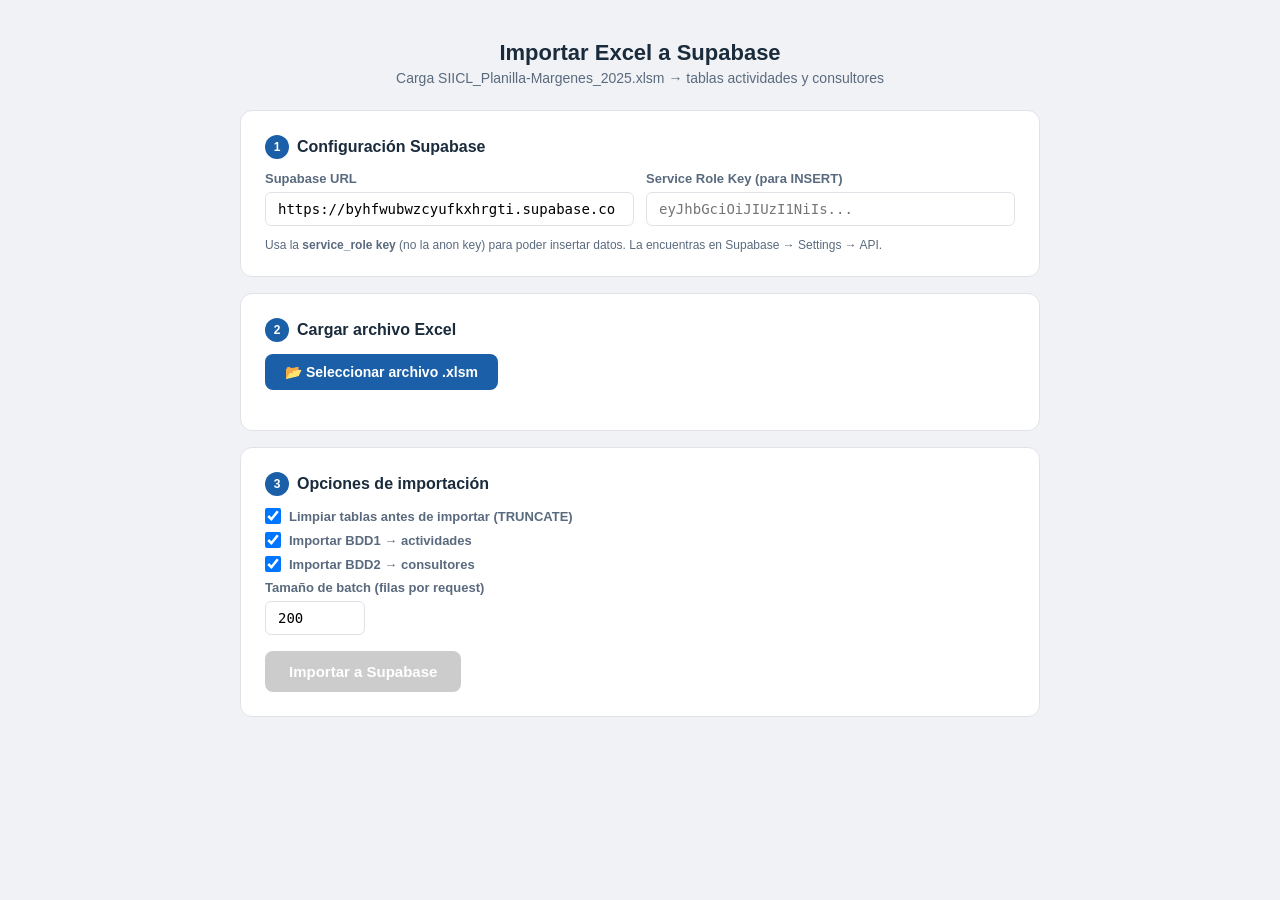
<file: import.html>
<!DOCTYPE html>
<html lang="es">
<head>
<meta charset="UTF-8">
<meta name="viewport" content="width=device-width, initial-scale=1.0">
<title>Importar Excel — Panel de Márgenes SIICL</title>
<script src="https://cdn.sheetjs.com/xlsx-0.20.3/package/dist/xlsx.full.min.js"></script>
<style>
  :root { --bg: #f0f2f5; --surface: #ffffff; --accent: #1b5fa8; --accent2: #2874c4; --text: #1a2b3c; --text2: #5a6a7e; --border: #dfe3e8; --green: #02931C; --red: #D64550; --orange: #E66C37; }
  * { box-sizing: border-box; margin: 0; padding: 0; }
  body { font-family: 'Source Sans 3', 'Segoe UI', sans-serif; background: var(--bg); color: var(--text); min-height: 100vh; display: flex; flex-direction: column; align-items: center; padding: 40px 20px; }
  h1 { font-size: 22px; font-weight: 700; margin-bottom: 4px; }
  .subtitle { color: var(--text2); font-size: 14px; margin-bottom: 24px; }
  .card { background: var(--surface); border-radius: 12px; border: 1px solid var(--border); padding: 24px; width: 100%; max-width: 800px; margin-bottom: 16px; }
  .card h2 { font-size: 16px; font-weight: 700; margin-bottom: 12px; display: flex; align-items: center; gap: 8px; }
  .step-num { background: var(--accent); color: #fff; width: 24px; height: 24px; border-radius: 50%; display: flex; align-items: center; justify-content: center; font-size: 12px; font-weight: 700; flex-shrink: 0; }
  label { display: block; font-size: 13px; font-weight: 600; color: var(--text2); margin-bottom: 6px; }
  input[type="text"], input[type="password"] { width: 100%; padding: 8px 12px; border: 1px solid var(--border); border-radius: 6px; font-size: 14px; font-family: 'JetBrains Mono', monospace; }
  input[type="file"] { display: none; }
  .file-btn { display: inline-flex; align-items: center; gap: 8px; padding: 10px 20px; background: var(--accent); color: #fff; border: none; border-radius: 8px; font-size: 14px; font-weight: 600; cursor: pointer; transition: background 0.2s; }
  .file-btn:hover { background: var(--accent2); }
  .file-info { margin-top: 10px; font-size: 13px; color: var(--text2); }
  .file-info strong { color: var(--text); }
  .grid2 { display: grid; grid-template-columns: 1fr 1fr; gap: 12px; margin-bottom: 12px; }
  .btn { padding: 12px 24px; border: none; border-radius: 8px; font-size: 15px; font-weight: 700; cursor: pointer; transition: all 0.2s; }
  .btn-primary { background: var(--green); color: #fff; }
  .btn-primary:hover { background: #027015; }
  .btn-primary:disabled { background: #ccc; cursor: not-allowed; }
  .btn-danger { background: var(--red); color: #fff; }
  .btn-danger:hover { background: #b83540; }
  .btn-row { display: flex; gap: 12px; margin-top: 16px; }
  .progress-wrap { margin-top: 16px; display: none; }
  .progress-bar { height: 8px; background: #e8e8e8; border-radius: 4px; overflow: hidden; }
  .progress-fill { height: 100%; background: var(--accent); border-radius: 4px; transition: width 0.3s; width: 0%; }
  .log { margin-top: 12px; max-height: 300px; overflow-y: auto; font-family: 'JetBrains Mono', monospace; font-size: 12px; line-height: 1.6; background: #1a1a2e; color: #e8e8e8; border-radius: 8px; padding: 12px; }
  .log .ok { color: #4ade80; }
  .log .err { color: #f87171; }
  .log .warn { color: #fbbf24; }
  .log .info { color: #60a5fa; }
  .summary { display: grid; grid-template-columns: repeat(auto-fit, minmax(140px, 1fr)); gap: 12px; margin-top: 16px; }
  .summary-item { text-align: center; padding: 12px; background: #f7f8fa; border-radius: 8px; }
  .summary-item .num { font-size: 24px; font-weight: 800; color: var(--accent); }
  .summary-item .lbl { font-size: 11px; color: var(--text2); text-transform: uppercase; letter-spacing: 0.5px; }
  .preview-table { width: 100%; font-size: 11px; border-collapse: collapse; margin-top: 12px; overflow-x: auto; display: block; }
  .preview-table th, .preview-table td { padding: 4px 8px; border: 1px solid var(--border); white-space: nowrap; }
  .preview-table th { background: #f7f8fa; font-weight: 600; position: sticky; top: 0; }
  .check { display: flex; align-items: center; gap: 8px; margin: 8px 0; font-size: 13px; }
  .check input { width: 16px; height: 16px; }
  .tag { display: inline-block; padding: 2px 8px; border-radius: 4px; font-size: 11px; font-weight: 600; }
  .tag-ok { background: #e2f5e5; color: var(--green); }
  .tag-err { background: #fce8ea; color: var(--red); }
  .tag-warn { background: #fdf0e6; color: var(--orange); }
</style>
</head>
<body>
<h1>Importar Excel a Supabase</h1>
<p class="subtitle">Carga SIICL_Planilla-Margenes_2025.xlsm → tablas actividades y consultores</p>

<!-- Step 1: Supabase Config -->
<div class="card">
  <h2><span class="step-num">1</span> Configuración Supabase</h2>
  <div class="grid2">
    <div>
      <label>Supabase URL</label>
      <input type="text" id="sbUrl" value="https://byhfwubwzcyufkxhrgti.supabase.co">
    </div>
    <div>
      <label>Service Role Key (para INSERT)</label>
      <input type="password" id="sbKey" placeholder="eyJhbGciOiJIUzI1NiIs...">
    </div>
  </div>
  <p style="font-size:12px;color:var(--text2)">Usa la <strong>service_role key</strong> (no la anon key) para poder insertar datos. La encuentras en Supabase → Settings → API.</p>
</div>

<!-- Step 2: Upload File -->
<div class="card">
  <h2><span class="step-num">2</span> Cargar archivo Excel</h2>
  <label class="file-btn" for="fileInput">
    📂 Seleccionar archivo .xlsm
  </label>
  <input type="file" id="fileInput" accept=".xlsm,.xlsx,.xls">
  <div id="fileInfo" class="file-info"></div>
  <div id="sheetPreview"></div>
</div>

<!-- Step 3: Options -->
<div class="card">
  <h2><span class="step-num">3</span> Opciones de importación</h2>
  <div class="check">
    <input type="checkbox" id="optClear" checked>
    <label for="optClear" style="margin:0">Limpiar tablas antes de importar (TRUNCATE)</label>
  </div>
  <div class="check">
    <input type="checkbox" id="optBDD1" checked>
    <label for="optBDD1" style="margin:0">Importar BDD1 → actividades</label>
  </div>
  <div class="check">
    <input type="checkbox" id="optBDD2" checked>
    <label for="optBDD2" style="margin:0">Importar BDD2 → consultores</label>
  </div>
  <div style="margin-top:8px">
    <label>Tamaño de batch (filas por request)</label>
    <input type="text" id="batchSize" value="200" style="width:100px">
  </div>
  <div class="btn-row">
    <button class="btn btn-primary" id="btnImport" disabled onclick="startImport()">Importar a Supabase</button>
    <button class="btn btn-danger" id="btnClearOnly" onclick="clearTables()" style="display:none">Solo limpiar tablas</button>
  </div>
</div>

<!-- Step 4: Progress -->
<div class="card" id="progressCard" style="display:none">
  <h2><span class="step-num">4</span> Progreso</h2>
  <div class="progress-wrap" id="progressWrap" style="display:block">
    <div class="progress-bar"><div class="progress-fill" id="progressFill"></div></div>
    <div style="margin-top:4px;font-size:12px;color:var(--text2)" id="progressLabel">0%</div>
  </div>
  <div class="summary" id="summary" style="display:none"></div>
  <div class="log" id="log"></div>
</div>

<script>
// ─── State ───
let workbook = null;
let bdd1Data = null;  // parsed rows from BDD1
let bdd2Data = null;  // parsed rows from BDD2

// ─── Column mappings: Excel header → Supabase column ───

const BDD1_MAP = {
  'Ejercicio':                'fy',
  'Month':                    'month',
  'Customer':                 'customer',
  'Activity Short Name':      'act_short',
  'Activity Description':     'act_desc',
  'IRM vs2':                  'irm',
  'Income recognition Method':'irm',
  'End of period WIP':        'wip',
  'Total Facturacion mensual':'billing',
  'Total Monthly Prod':       'prod',
  'Total Monthly costs':      'cost',
  'Total Monthly Margen':     'margin',
  'Total dias imputados':     'dias_imputados',
  'Dias Actividad':           'dias_actividad',
  'Dias Gratuidad':           'dias_gratuidad',
  'ADV - Responsible ID':     'adv_responsible_id',
  'Project':                  'project',
  'Project name':             'project_name',
  'Subproject':               'subproject',
  'Subproject name':          'subproject_name',
  'Tipo-AT':                  'tipo_at',
  'Key BU FINAL':             'key_bu_final',
  'Working Days':             'working_days',
  'Total Costo Corregido':    'total_costo_corregido',
  'UF Gestionable':           'uf_gestionable',
  'OPS':                      'ops',
  'AUX_AMR':                  'aux_amr',
  'Quarter':                  'quarter',
  'Pais':                     'pais',
  'Subco':                    'subco',
  'Standarized Project':      'standarized_project',
  'BU FINAL 2':               'bu',
  'Code Report':              'code_report',
  'Desc Report':              'desc_report',
  'Total_Prod_UF':            'total_prod_uf',
  'Jefatura':                 'jefatura',
  'Starter Date':             'starter_date',
  'Finisher Date':            'finisher_date',
  'Delivery Mode':            'delivery_mode'
};

const BDD2_MAP = {
  'RUT':                      'rut',
  'Emp ID2 (Unique)':         'emp_id2',
  'Jefe directo':             'jefe_directo',
  'Month':                    'month',
  'Cliente':                  'cliente',
  'BU2':                      'bu2',
  'Employee Type':            'employee_type',
  'Project':                  'project',
  'Sub-project':              'subproject',
  'Employee ID':              'employee_id',
  'Employee Name':            'employee_name',
  'Responsible ID':           'responsible_id',
  'Activity Name':            'activity_name',
  'Activity Short Name':      'act_short',
  'Report code':              'report_code',
  'Hours':                    'hours',
  'Dias':                     'dias',
  'Working Days':             'working_days',
  'FTE2':                     'fte',
  'Costo diario':             'costo_diario',
  'Costo mensual':            'costo_mensual',
  'IFS':                      'ifs',
  'Fecha de contratación':    'fecha_contratacion',
  'Unlink Date':              'unlink_date',
  'Project name':             'project_name',
  'Tipologia':                'tipologia',
  'End of month':             'end_of_month',
  'Sueldo Base Nominal':      'sueldo_base_nominal',
  'Sueldo Liquido Teoricó':   'sueldo_liquido_teorico',
  'Producción mensual (UF)':  'prod_mensual_uf',
  'Producción mensual (Pesos chilenos)': 'prod_mensual_pesos',
  'Gratuidad':                'gratuidad',
  'Key BU FINAL 2':           'key_bu_final_2',
  'BU-Jefatura':              'bu_jefatura',
  'Grupo Cliente':            'grupo_cliente',
  'TipoAT':                   'tipo_at',
  'Pais':                     'pais',
  'Subco':                    'subco',
  'Standarized Project':      'standarized_project',
  'Code Report':              'code_report',
  'Mission':                  'mission',
  'Yerie':                    'yerie',
  'BM':                       'bm',
  'Employee ID 2':            'employee_id_2',
  'Employee Name 2':          'employee_name_2',
  'RUT 2':                    'rut_2'
};

// Numeric columns (will be parsed as numbers)
const PREFERRED_HEADERS = { irm: 'Income recognition Method' };

const BDD1_NUMERIC = new Set(['wip','billing','prod','cost','margin','dias_imputados','dias_actividad','dias_gratuidad','working_days','total_costo_corregido','total_prod_uf']);
const BDD2_NUMERIC = new Set(['hours','dias','working_days','fte','costo_diario','costo_mensual','sueldo_base_nominal','sueldo_liquido_teorico','prod_mensual_uf','prod_mensual_pesos']);

// Required fields for validation
const BDD1_REQUIRED = ['fy','month','customer','act_short','act_desc'];
const BDD2_REQUIRED = ['month','act_short','profesional'];

// ─── File handling ───

document.getElementById('fileInput').addEventListener('change', function(e) {
  const file = e.target.files[0];
  if (!file) return;

  const info = document.getElementById('fileInfo');
  info.innerHTML = `<strong>${file.name}</strong> (${(file.size / 1024 / 1024).toFixed(1)} MB)`;

  log_clear();
  log_msg('info', `Leyendo archivo: ${file.name}...`);

  const reader = new FileReader();
  reader.onload = function(evt) {
    try {
      workbook = XLSX.read(evt.target.result, { type: 'array', cellDates: true });
      const sheets = workbook.SheetNames;
      log_msg('ok', `Hojas encontradas: ${sheets.join(', ')}`);

      // Find BDD1 and BDD2 sheets
      const bdd1Sheet = sheets.find(s => s.toUpperCase().includes('BDD1'));
      const bdd2Sheet = sheets.find(s => s.toUpperCase().includes('BDD2'));

      let preview = '';

      if (bdd1Sheet) {
        bdd1Data = parseSheet(workbook.Sheets[bdd1Sheet], BDD1_MAP, BDD1_NUMERIC);
        log_msg('ok', `BDD1 ("${bdd1Sheet}"): ${bdd1Data.rows.length} filas, ${bdd1Data.mappedCols} columnas mapeadas de ${bdd1Data.totalCols}`);
        if (bdd1Data.unmapped.length > 0) {
          log_msg('warn', `BDD1 columnas sin mapear: ${bdd1Data.unmapped.join(', ')}`);
        }
        preview += renderPreview('BDD1 → actividades', bdd1Data);
      } else {
        log_msg('err', 'No se encontró la hoja BDD1');
        bdd1Data = null;
      }

      if (bdd2Sheet) {
        bdd2Data = parseSheet(workbook.Sheets[bdd2Sheet], BDD2_MAP, BDD2_NUMERIC);
        // For BDD2, set profesional = employee_name
        bdd2Data.rows.forEach(row => {
          if (!row.profesional && row.employee_name) row.profesional = row.employee_name;
        });
        log_msg('ok', `BDD2 ("${bdd2Sheet}"): ${bdd2Data.rows.length} filas, ${bdd2Data.mappedCols} columnas mapeadas de ${bdd2Data.totalCols}`);
        if (bdd2Data.unmapped.length > 0) {
          log_msg('warn', `BDD2 columnas sin mapear: ${bdd2Data.unmapped.join(', ')}`);
        }
        preview += renderPreview('BDD2 → consultores', bdd2Data);
      } else {
        log_msg('err', 'No se encontró la hoja BDD2');
        bdd2Data = null;
      }

      document.getElementById('sheetPreview').innerHTML = preview;
      document.getElementById('btnImport').disabled = !(bdd1Data || bdd2Data);
      document.getElementById('btnClearOnly').style.display = 'inline-block';
      document.getElementById('progressCard').style.display = 'block';

    } catch (err) {
      log_msg('err', `Error al leer Excel: ${err.message}`);
      console.error(err);
    }
  };
  reader.readAsArrayBuffer(file);
});

// ─── Sheet parsing ───

function parseSheet(sheet, colMap, numericSet) {
  // Read as array-of-arrays to auto-detect the real header row
  // (Excel files often have title/merged rows before the actual headers)
  const aoa = XLSX.utils.sheet_to_json(sheet, { header: 1, defval: '', raw: false });
  if (!aoa.length) return { rows: [], mappedCols: 0, totalCols: 0, unmapped: [], headers: [] };

  // Known header names (lowercase) for matching
  const knownHeaders = new Set(Object.keys(colMap).map(k => k.toLowerCase()));

  // Scan first 20 rows to find the one with the most known headers
  let bestRow = 0, bestCount = 0;
  for (let i = 0; i < Math.min(aoa.length, 20); i++) {
    const row = aoa[i];
    if (!row || !row.length) continue;
    let count = 0;
    row.forEach(cell => {
      if (cell == null) return;
      const v = String(cell).trim().toLowerCase();
      if (knownHeaders.has(v)) count++;
    });
    if (count > bestCount) { bestCount = count; bestRow = i; }
  }

  log_msg('info', `Header detectado en fila ${bestRow} con ${bestCount} coincidencias`);

  // If no known headers found, show debug info
  if (bestCount === 0) {
    const sample = [];
    for (let i = 0; i < Math.min(aoa.length, 10); i++) {
      const row = aoa[i];
      if (!row || !row.length) continue;
      const cells = row.filter(c => c != null && String(c).trim()).slice(0, 6).map(c => String(c).trim());
      if (cells.length) sample.push(`Fila ${i}: [${cells.join(' | ')}]`);
    }
    log_msg('warn', `Primeras filas: ${sample.join('; ')}`);
    return { rows: [], mappedCols: 0, totalCols: aoa[0] ? aoa[0].length : 0, unmapped: [], headers: [] };
  }

  // Build header map: column index → db column name
  const headerRow = aoa[bestRow].map(c => c == null ? '' : String(c).trim());
  const hMap = {};       // index → dbColumn
  const mapped = [];
  const unmapped = [];

  headerRow.forEach((h, idx) => {
    if (!h) return;
    const exact = colMap[h];
    if (exact) { hMap[idx] = exact; mapped.push(h); return; }
    const key = Object.keys(colMap).find(k => k.toLowerCase() === h.toLowerCase());
    if (key) { hMap[idx] = colMap[key]; mapped.push(h); } else { unmapped.push(h); }
  });
  // Si hay varios encabezados para el mismo campo, gana el preferido ("IRM vs2" mezcla IRM con Delivery Mode)
  Object.entries(PREFERRED_HEADERS).forEach(([dbC, pref]) => {
    if (!headerRow.some((h, idx) => hMap[idx] === dbC && h.toLowerCase() === pref.toLowerCase())) return;
    headerRow.forEach((h, idx) => {
      if (hMap[idx] === dbC && h.toLowerCase() !== pref.toLowerCase()) {
        delete hMap[idx]; mapped.splice(mapped.indexOf(h), 1); unmapped.push(`${h} (ignorada: se usa "${pref}")`);
      }
    });
  });

  // Parse data rows (everything after the header row)
  const rows = [];
  for (let i = bestRow + 1; i < aoa.length; i++) {
    const raw = aoa[i];
    if (!raw || !raw.length) continue;
    const hasData = raw.some(c => c !== '' && c != null);
    if (!hasData) continue;

    const obj = {};
    Object.entries(hMap).forEach(([idxStr, dbCol]) => {
      const idx = parseInt(idxStr);
      let val = raw[idx];

      if (val instanceof Date) val = formatDate(val);
      if (typeof val === 'string' && val.startsWith('#')) val = null;

      if (numericSet.has(dbCol)) {
        val = (val === '' || val == null) ? 0 : (parseFloat(val) || 0);
      } else {
        val = (val == null) ? '' : String(val).trim();
      }
      obj[dbCol] = val;
    });
    rows.push(obj);
  }

  return {
    rows,
    mappedCols: mapped.length,
    totalCols: headerRow.filter(h => h).length,
    unmapped: unmapped.filter(u => u && !u.startsWith('__')),
    headers: mapped.map(h => hMap[headerRow.indexOf(h)] || h)
  };
}

function formatDate(d) {
  if (!(d instanceof Date) || isNaN(d)) return '';
  const y = d.getFullYear();
  const m = String(d.getMonth() + 1).padStart(2, '0');
  const day = String(d.getDate()).padStart(2, '0');
  return `${y}-${m}-${day}`;
}

function formatMonth(val) {
  // Convert various date formats to YYYY-MM
  if (!val) return '';
  if (val instanceof Date) {
    return `${val.getFullYear()}-${String(val.getMonth() + 1).padStart(2, '0')}`;
  }
  const s = String(val).trim();

  // Already YYYY-MM
  if (/^\d{4}-\d{2}$/.test(s)) return s;

  // YYYY-MM-DD
  if (/^\d{4}-\d{2}-\d{2}/.test(s)) return s.substring(0, 7);

  // US format M/D/YY or M/D/YYYY (last day of month → extract month)
  const mdy = s.match(/^(\d{1,2})[-\/](\d{1,2})[-\/](\d{2,4})$/);
  if (mdy) {
    let yr = parseInt(mdy[3]); if (yr < 100) yr += 2000;
    return `${yr}-${mdy[1].padStart(2, '0')}`;
  }
  // DD-MM-YYYY or DD/MM/YYYY (day > 12 distinguishes from US)
  const dmy = s.match(/^(\d{1,2})[-\/](\d{1,2})[-\/](\d{4})/);
  if (dmy && parseInt(dmy[1]) > 12) return `${dmy[3]}-${dmy[2].padStart(2, '0')}`;

  // "ene-26", "feb-25", etc.
  const mnames = { 'ene':'01','feb':'02','mar':'03','abr':'04','may':'05','jun':'06',
                    'jul':'07','ago':'08','sep':'09','oct':'10','nov':'11','dic':'12' };
  const mx = s.match(/^([a-z]{3})-(\d{2})$/i);
  if (mx && mnames[mx[1].toLowerCase()]) {
    const year = parseInt(mx[2]) + 2000;
    return `${year}-${mnames[mx[1].toLowerCase()]}`;
  }

  // Excel serial date number
  const num = parseFloat(s);
  if (!isNaN(num) && num > 40000 && num < 50000) {
    const d = new Date((num - 25569) * 86400000);
    return `${d.getFullYear()}-${String(d.getMonth() + 1).padStart(2, '0')}`;
  }

  return s;
}

// ─── Preview rendering ───

function renderPreview(title, data) {
  if (!data || data.rows.length === 0) return '';
  const previewRows = data.rows.slice(0, 5);
  const cols = Object.keys(previewRows[0]).slice(0, 10); // first 10 columns

  let h = `<div style="margin-top:16px"><strong>${title}</strong> <span class="tag tag-ok">${data.rows.length} filas</span>`;
  h += `<div style="overflow-x:auto;max-height:200px"><table class="preview-table"><thead><tr>`;
  cols.forEach(c => { h += `<th>${c}</th>`; });
  if (Object.keys(previewRows[0]).length > 10) h += `<th>...(+${Object.keys(previewRows[0]).length - 10})</th>`;
  h += '</tr></thead><tbody>';
  previewRows.forEach(row => {
    h += '<tr>';
    cols.forEach(c => {
      let v = row[c];
      if (typeof v === 'number') v = v.toLocaleString('es-CL', { maximumFractionDigits: 2 });
      else if (!v) v = '<span style="color:#ccc">—</span>';
      else if (String(v).length > 30) v = String(v).substring(0, 30) + '...';
      h += `<td>${v}</td>`;
    });
    if (Object.keys(row).length > 10) h += '<td>...</td>';
    h += '</tr>';
  });
  h += '</tbody></table></div></div>';
  return h;
}

// ─── Supabase operations ───

function getConfig() {
  return {
    url: document.getElementById('sbUrl').value.replace(/\/$/, ''),
    key: document.getElementById('sbKey').value.trim()
  };
}

function sbHeaders(key) {
  return {
    'apikey': key,
    'Authorization': `Bearer ${key}`,
    'Content-Type': 'application/json',
    'Prefer': 'return=minimal'
  };
}

async function sbRequest(method, table, body, config) {
  const url = `${config.url}/rest/v1/${table}`;
  const opts = { method, headers: sbHeaders(config.key) };
  if (body) opts.body = JSON.stringify(body);
  const resp = await fetch(url, opts);
  if (!resp.ok) {
    const text = await resp.text();
    throw new Error(`${method} ${table}: ${resp.status} - ${text}`);
  }
  return resp;
}

async function truncateTable(table, config) {
  // Delete all rows
  const url = `${config.url}/rest/v1/${table}?id=gte.0`;
  const resp = await fetch(url, {
    method: 'DELETE',
    headers: sbHeaders(config.key)
  });
  if (!resp.ok) {
    const text = await resp.text();
    throw new Error(`TRUNCATE ${table}: ${resp.status} - ${text}`);
  }
}

async function insertBatch(table, rows, config) {
  if (rows.length === 0) return;
  await sbRequest('POST', table, rows, config);
}

// ─── Month normalization for data ───

function normalizeRows(rows, type) {
  return rows.map(row => {
    const clean = { ...row };

    // Normalize month field
    if (clean.month) {
      clean.month = formatMonth(clean.month);
    }

    // For BDD1: ensure fy and mandatory fields
    if (type === 'bdd1') {
      // Normalize dates
      if (clean.starter_date) clean.starter_date = formatDate(new Date(clean.starter_date)) || clean.starter_date;
      if (clean.finisher_date) clean.finisher_date = formatDate(new Date(clean.finisher_date)) || clean.finisher_date;
    }

    // For BDD2: ensure profesional
    if (type === 'bdd2') {
      if (!clean.profesional && clean.employee_name) {
        clean.profesional = clean.employee_name;
      }
      // Normalize dates
      if (clean.end_of_month) clean.end_of_month = formatMonth(clean.end_of_month);
      if (clean.fecha_contratacion) clean.fecha_contratacion = formatDate(new Date(clean.fecha_contratacion)) || clean.fecha_contratacion;
      if (clean.unlink_date) clean.unlink_date = formatDate(new Date(clean.unlink_date)) || clean.unlink_date;
    }

    // Remove empty strings for optional fields, keep nulls
    Object.keys(clean).forEach(k => {
      if (clean[k] === '') clean[k] = null;
    });

    return clean;
  });
}

// ─── Import logic ───

async function startImport() {
  const config = getConfig();
  if (!config.url || !config.key) {
    alert('Completa la URL y Service Role Key de Supabase');
    return;
  }

  const doClear = document.getElementById('optClear').checked;
  const doBDD1 = document.getElementById('optBDD1').checked && bdd1Data;
  const doBDD2 = document.getElementById('optBDD2').checked && bdd2Data;
  const batchSize = parseInt(document.getElementById('batchSize').value) || 200;

  document.getElementById('progressCard').style.display = 'block';
  document.getElementById('btnImport').disabled = true;
  setProgress(0);

  const totalRows = (doBDD1 ? bdd1Data.rows.length : 0) + (doBDD2 ? bdd2Data.rows.length : 0);
  let processed = 0;
  let errors = 0;
  const startTime = Date.now();

  try {
    // Step: Clear tables
    if (doClear) {
      if (doBDD2) {
        log_msg('info', 'Limpiando tabla consultores...');
        await truncateTable('consultores', config);
        log_msg('ok', 'Tabla consultores limpiada');
      }
      if (doBDD1) {
        log_msg('info', 'Limpiando tabla actividades...');
        await truncateTable('actividades', config);
        log_msg('ok', 'Tabla actividades limpiada');
      }
    }

    // Step: Import BDD1 → actividades
    if (doBDD1) {
      log_msg('info', `Importando BDD1 → actividades (${bdd1Data.rows.length} filas)...`);
      const rows = normalizeRows(bdd1Data.rows, 'bdd1');

      // Validate required fields
      const invalid = rows.filter(r => BDD1_REQUIRED.some(f => !r[f]));
      if (invalid.length > 0) {
        log_msg('warn', `${invalid.length} filas sin campos obligatorios (fy, month, customer, act_short, act_desc) - se omitirán`);
      }
      const valid = rows.filter(r => BDD1_REQUIRED.every(f => r[f]));

      for (let i = 0; i < valid.length; i += batchSize) {
        const batch = valid.slice(i, i + batchSize);
        try {
          await insertBatch('actividades', batch, config);
          processed += batch.length;
        } catch (err) {
          errors += batch.length;
          log_msg('err', `Error batch actividades [${i}-${i + batch.length}]: ${err.message}`);
        }
        setProgress(Math.round((processed / totalRows) * 100));
      }
      log_msg('ok', `actividades: ${processed} filas importadas`);
    }

    // Step: Import BDD2 → consultores
    if (doBDD2) {
      log_msg('info', `Importando BDD2 → consultores (${bdd2Data.rows.length} filas)...`);
      const rows = normalizeRows(bdd2Data.rows, 'bdd2');

      const invalid = rows.filter(r => BDD2_REQUIRED.some(f => !r[f]));
      if (invalid.length > 0) {
        log_msg('warn', `${invalid.length} filas sin campos obligatorios (month, act_short, profesional) - se omitirán`);
      }
      const valid = rows.filter(r => BDD2_REQUIRED.every(f => r[f]));

      let bdd2Processed = 0;
      for (let i = 0; i < valid.length; i += batchSize) {
        const batch = valid.slice(i, i + batchSize);
        try {
          await insertBatch('consultores', batch, config);
          bdd2Processed += batch.length;
          processed += batch.length;
        } catch (err) {
          errors += batch.length;
          log_msg('err', `Error batch consultores [${i}-${i + batch.length}]: ${err.message}`);
        }
        setProgress(Math.round((processed / totalRows) * 100));
      }
      log_msg('ok', `consultores: ${bdd2Processed} filas importadas`);
    }

    // Summary
    const elapsed = ((Date.now() - startTime) / 1000).toFixed(1);
    setProgress(100);
    log_msg('ok', `Importación completada en ${elapsed}s`);

    document.getElementById('summary').style.display = 'grid';
    document.getElementById('summary').innerHTML = `
      <div class="summary-item"><div class="num">${processed}</div><div class="lbl">Filas importadas</div></div>
      <div class="summary-item"><div class="num" style="color:${errors > 0 ? 'var(--red)' : 'var(--green)'}">${errors}</div><div class="lbl">Errores</div></div>
      <div class="summary-item"><div class="num">${elapsed}s</div><div class="lbl">Tiempo</div></div>
    `;

  } catch (err) {
    log_msg('err', `Error fatal: ${err.message}`);
    console.error(err);
  }

  document.getElementById('btnImport').disabled = false;
}

async function clearTables() {
  const config = getConfig();
  if (!config.url || !config.key) {
    alert('Completa la URL y Service Role Key de Supabase');
    return;
  }
  if (!confirm('¿Estás seguro de que quieres eliminar TODOS los datos de ambas tablas?')) return;

  document.getElementById('progressCard').style.display = 'block';
  try {
    log_msg('info', 'Limpiando tabla consultores...');
    await truncateTable('consultores', config);
    log_msg('ok', 'Tabla consultores limpiada');

    log_msg('info', 'Limpiando tabla actividades...');
    await truncateTable('actividades', config);
    log_msg('ok', 'Tabla actividades limpiada');

    log_msg('ok', 'Tablas limpiadas exitosamente');
  } catch (err) {
    log_msg('err', `Error: ${err.message}`);
  }
}

// ─── UI helpers ───

function setProgress(pct) {
  document.getElementById('progressFill').style.width = pct + '%';
  document.getElementById('progressLabel').textContent = pct + '%';
}

function log_clear() {
  document.getElementById('log').innerHTML = '';
  document.getElementById('progressCard').style.display = 'block';
}

function log_msg(type, msg) {
  const log = document.getElementById('log');
  const time = new Date().toLocaleTimeString('es-CL');
  log.innerHTML += `<div><span style="color:#666">[${time}]</span> <span class="${type}">${msg}</span></div>`;
  log.scrollTop = log.scrollHeight;
}
</script>
</body>
</html>
</file>
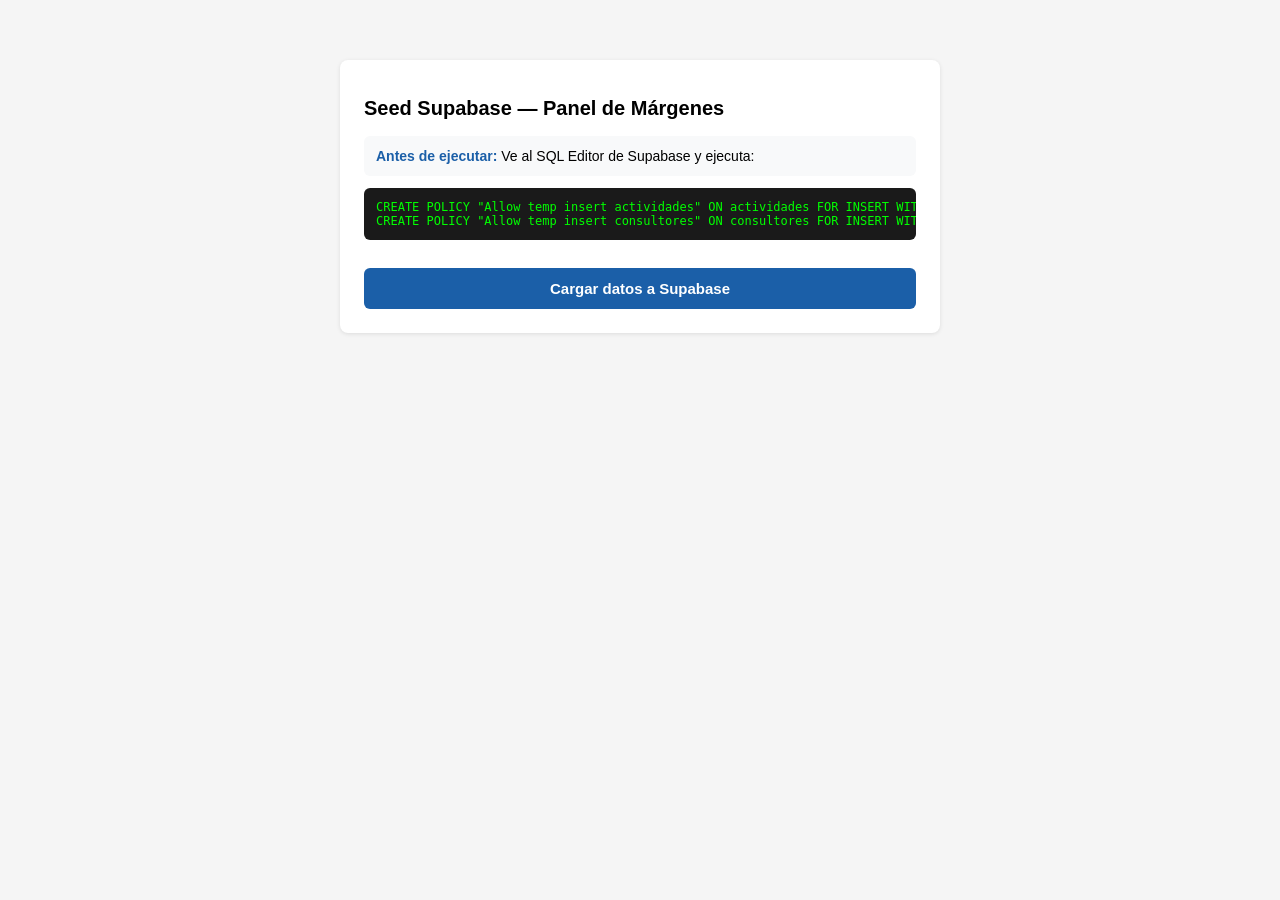
<file: seed.html>
<!DOCTYPE html>
<html lang="es">
<head>
<meta charset="UTF-8">
<title>Seed Supabase - Panel Márgenes</title>
<style>
  body { font-family: -apple-system, sans-serif; max-width: 600px; margin: 40px auto; padding: 20px; background: #f5f5f5; }
  .card { background: #fff; border-radius: 8px; padding: 24px; box-shadow: 0 1px 4px rgba(0,0,0,0.1); }
  h1 { font-size: 20px; margin-bottom: 16px; }
  .step { margin: 12px 0; padding: 12px; background: #f8f9fa; border-radius: 6px; font-size: 14px; }
  .step b { color: #1b5fa8; }
  button { background: #1b5fa8; color: #fff; border: none; padding: 12px 24px; border-radius: 6px; font-size: 15px; font-weight: 600; cursor: pointer; width: 100%; margin-top: 16px; }
  button:hover { background: #154a87; }
  button:disabled { background: #999; cursor: not-allowed; }
  #log { margin-top: 16px; background: #1a1a1a; color: #0f0; padding: 16px; border-radius: 6px; font-family: monospace; font-size: 12px; max-height: 300px; overflow-y: auto; white-space: pre-wrap; display: none; }
  .warn { background: #fff3cd; border: 1px solid #ffc107; padding: 10px; border-radius: 6px; font-size: 13px; margin-top: 12px; }
</style>
</head>
<body>
<div class="card">
  <h1>Seed Supabase — Panel de Márgenes</h1>
  <div class="step"><b>Antes de ejecutar:</b> Ve al SQL Editor de Supabase y ejecuta:</div>
  <pre style="background:#1a1a1a;color:#0f0;padding:12px;border-radius:6px;font-size:12px;overflow-x:auto">CREATE POLICY "Allow temp insert actividades" ON actividades FOR INSERT WITH CHECK (true);
CREATE POLICY "Allow temp insert consultores" ON consultores FOR INSERT WITH CHECK (true);</pre>

  <button id="btnSeed" onclick="startSeed()">Cargar datos a Supabase</button>
  <div id="log"></div>

  <div class="warn" id="postMsg" style="display:none">
    <b>Datos cargados!</b> Ahora ejecuta en el SQL Editor:<br>
    <code>DROP POLICY "Allow temp insert actividades" ON actividades;</code><br>
    <code>DROP POLICY "Allow temp insert consultores" ON consultores;</code>
  </div>
</div>

<script>
const SUPABASE_URL = 'https://byhfwubwzcyufkxhrgti.supabase.co';
const SUPABASE_KEY = 'eyJhbGciOiJIUzI1NiIsInR5cCI6IkpXVCJ9.eyJpc3MiOiJzdXBhYmFzZSIsInJlZiI6ImJ5aGZ3dWJ3emN5dWZreGhyZ3RpIiwicm9sZSI6ImFub24iLCJpYXQiOjE3NzM2MDA2NjgsImV4cCI6MjA4OTE3NjY2OH0.AK4jZufmMajZcHblLrM_8lZmob7bxy0L7PwwmihHcic';

const log = document.getElementById('log');
function addLog(msg) { log.style.display = 'block'; log.textContent += msg + '\n'; log.scrollTop = log.scrollHeight; }

async function insertBatch(table, rows) {
  const resp = await fetch(`${SUPABASE_URL}/rest/v1/${table}`, {
    method: 'POST',
    headers: {
      'apikey': SUPABASE_KEY,
      'Authorization': 'Bearer ' + SUPABASE_KEY,
      'Content-Type': 'application/json',
      'Prefer': 'return=minimal'
    },
    body: JSON.stringify(rows)
  });
  if (!resp.ok) throw new Error(`${resp.status}: ${await resp.text()}`);
}

async function seedTable(table, allRows, batchSize = 200) {
  addLog(`Insertando ${allRows.length} filas en ${table}...`);
  for (let i = 0; i < allRows.length; i += batchSize) {
    const batch = allRows.slice(i, i + batchSize);
    await insertBatch(table, batch);
    const done = Math.min(i + batchSize, allRows.length);
    addLog(`  ${done}/${allRows.length} (${Math.round(done / allRows.length * 100)}%)`);
  }
  addLog(`${table} completado!\n`);
}

async function startSeed() {
  const btn = document.getElementById('btnSeed');
  btn.disabled = true;
  btn.textContent = 'Cargando...';
  log.textContent = '';

  try {
    addLog('Cargando panel_margenes.html...');

    // Fetch the HTML file to extract RAW data
    const resp = await fetch('panel_margenes.html');
    if (!resp.ok) {
      // Try relative path from supabase/ folder
      const resp2 = await fetch('../panel_margenes.html');
      if (!resp2.ok) throw new Error('No se pudo cargar panel_margenes.html. Asegurate de abrir este archivo desde la carpeta del proyecto con un servidor local, o mueve seed.html a la raiz del proyecto.');
      var html = await resp2.text();
    } else {
      var html = await resp.text();
    }

    const match = html.match(/const RAW = ({.*?});/s);
    if (!match) throw new Error('No se encontro RAW data en el HTML');
    const RAW = JSON.parse(match[1]);
    addLog(`Datos extraidos: ${RAW.a.length} actividades, ${Object.keys(RAW.c).length} claves de consultores\n`);

    // Transform actividades
    const actividades = RAW.a.map(a => ({
      month: a[0], customer: a[1], act_short: a[2], act_desc: a[3],
      tipo_at: a[4], bu: a[5], prod: a[6], cost: a[7], margin: a[8],
      billing: a[9], jefatura: a[10], dias_imputados: a[11],
      working_days: a[12], fy: a[13]
    }));

    // Transform consultores
    const consultores = [];
    for (const [key, entries] of Object.entries(RAW.c)) {
      const [act_short, month] = key.split('|');
      for (const entry of entries) {
        consultores.push({ act_short, month, profesional: entry[0], jefe_directo: entry[1] });
      }
    }

    await seedTable('actividades', actividades);
    await seedTable('consultores', consultores);

    addLog('SEED COMPLETO!');
    document.getElementById('postMsg').style.display = 'block';
  } catch (err) {
    addLog('ERROR: ' + err.message);
  }
  btn.disabled = false;
  btn.textContent = 'Cargar datos a Supabase';
}
</script>
</body>
</html>
</file>
